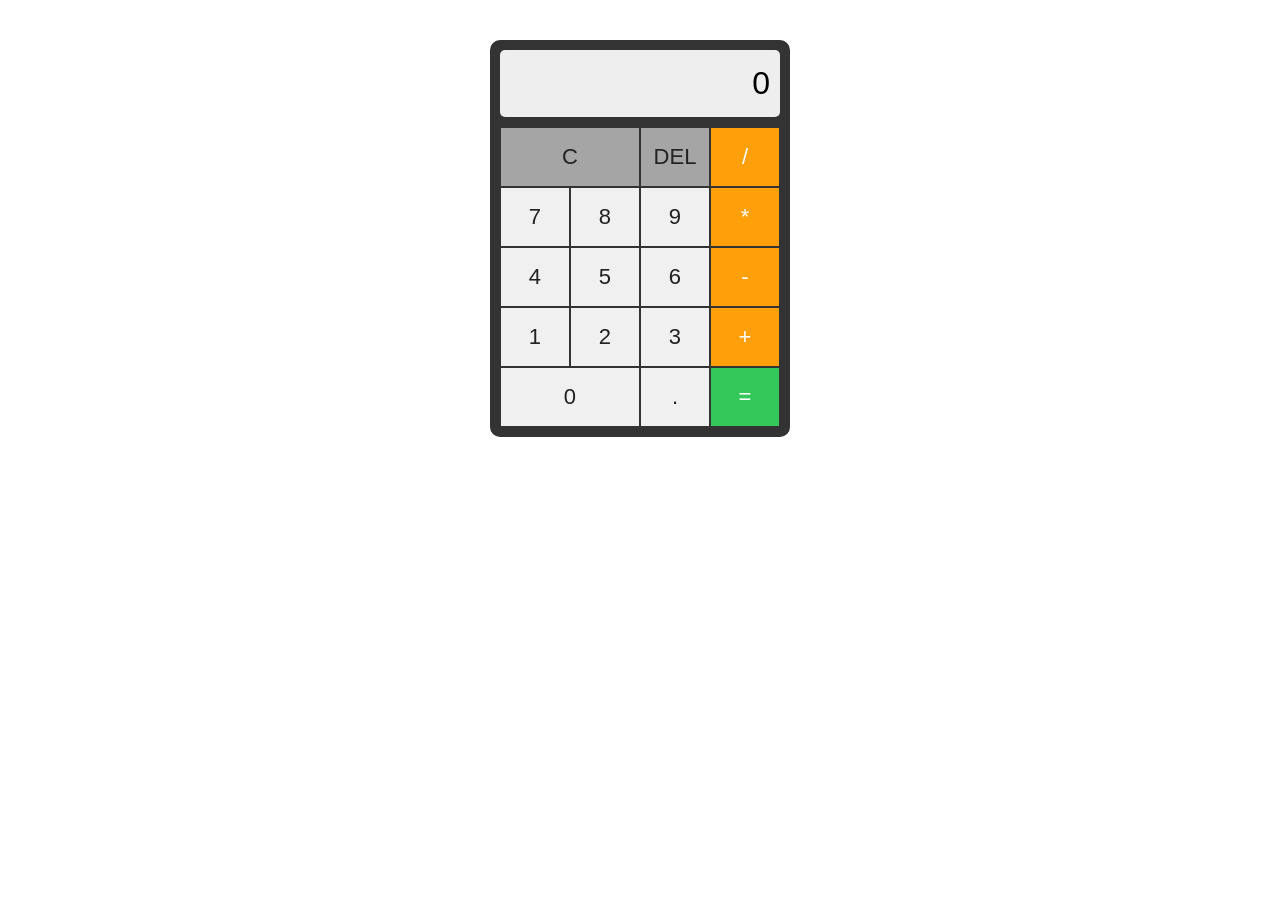
<file: index.html>
<!DOCTYPE html>
<html lang="en">
<head>
    <meta charset="UTF-8">
    <meta name="viewport" content="width=device-width, initial-scale=1.0">
    <title>Calculator</title>
    <link rel="stylesheet" href="styles.css">
</head>
<body>
    <div class="calculator">
        <div class="display" id="display">0</div>
            <div class="buttons">
                <div class ="left">
                    <button id="clear" class="wide">C</button>
                    <button id="backspace">DEL</button>
                
                    <button class="digit">7</button>
                    <button class="digit">8</button>
                    <button class="digit">9</button>
                
                    <button class="digit">4</button>
                    <button class="digit">5</button>
                    <button class="digit">6</button>
                
                    <button class="digit">1</button>
                    <button class="digit">2</button>
                    <button class="digit">3</button>

                    <button class="digit wide">0</button>
                    <button class="decimal">.</button>
                </div>
            
            <div class="right">
                <button class="operator">/</button>
                <button class="operator">*</button>
                <button class="operator">-</button>
                <button class="operator">+</button>                
                <button id="equals">=</button>
            </div>
        </div>
    </div>
    <script src="script.js"></script>
</body>
</html>
</file>
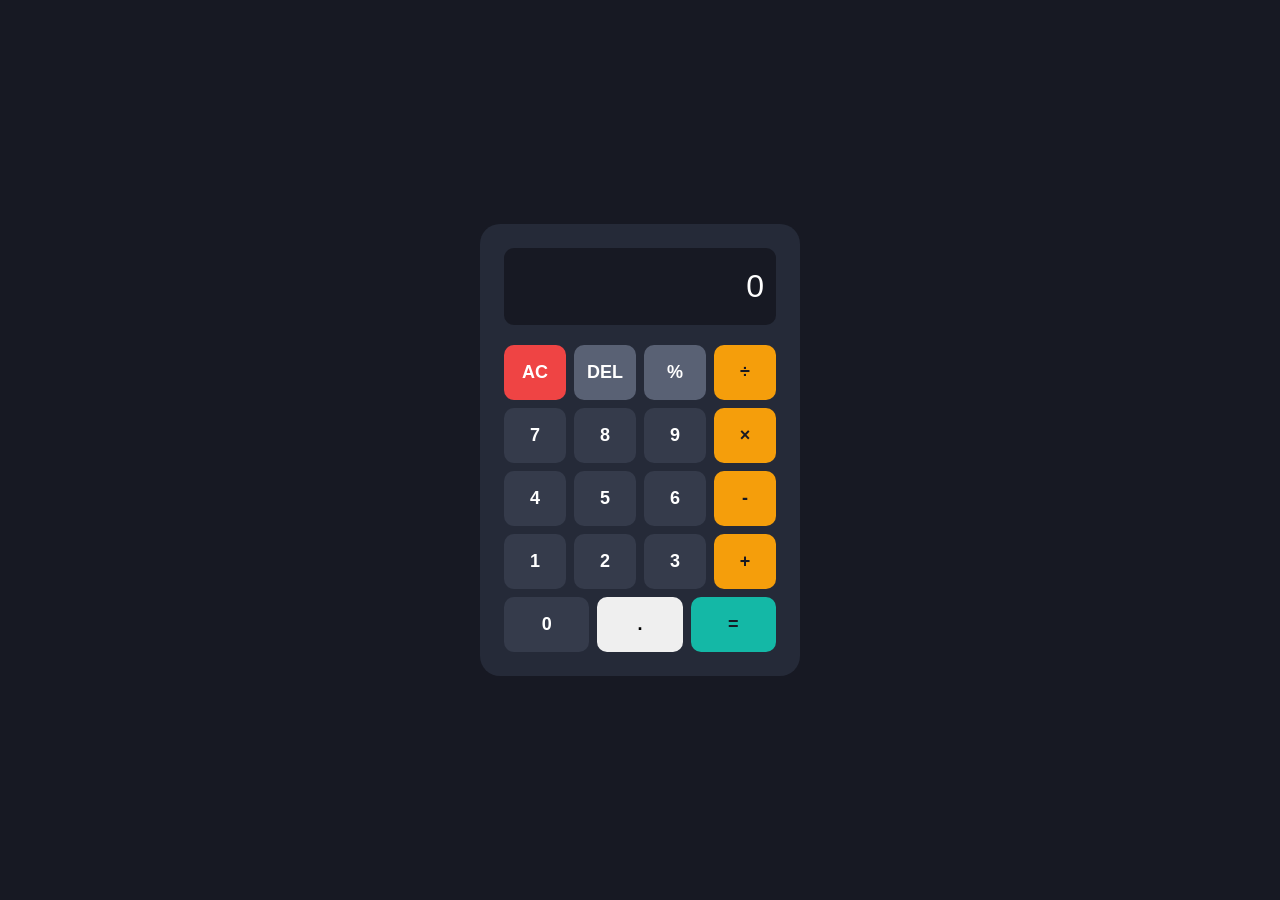
<file: v2_calculator/index.html>
<!DOCTYPE html>
<html lang="en">
<head>
    <meta charset="UTF-8">
    <meta name="viewport" content="width=device-width, initial-scale=1.0">
    <title>Calculator v2</title>
    <link rel="stylesheet" href="styles.css">
    <script src="script.js" defer></script>
</head>
<body>
    
    <div class="calculator">
        <div class="display">0</div>
        <div class="buttons"></div>
    </div>
    
</body>
</html>
</file>
<file: styles.css>
body {
    display: flex;
    justify-content: center;
    margin-top: 40px;
    font-family: sans-serif;
}

.calculator {
    width: 280px;
    background-color: #333;
    padding: 10px;
    border-radius: 10px;
}

.display {
    background-color: #eee;
    font-size: 32px;
    text-align: right;
    padding: 15px 10px;
    margin-bottom: 10px;
    border-radius: 5px;
    overflow: hidden;
}

.buttons {
    display: flex;
}

.left {
    display: flex;
    flex-wrap: wrap;
    width: 75%;
}

.right {
    display: flex;
    flex-direction: column;
    width: 25%;
}

.buttons button {
    box-sizing: border-box;
    height: 60px;
    font-size: 22px;
    border: 1px solid #333;
    cursor: pointer;
}

.left button {
    width: 33.333%;
}

.left .wide {
    width: 66.666%;
}

.right button {
    width: 100%;
}

.digit, .decimal {
    background-color: #f0f0f0;
    color: #222;
}

.operator {
    background-color: #ff9f0a;
    color: white;
}

#equals {
    background-color: #34c759;
    color: white;
}

#clear, #backspace {
    background-color: #a5a5a5;
    color: #222;
}
</file>
<file: v2_calculator/styles.css>
* {
    box-sizing: border-box;
}

body {
    margin:0;
    min-height: 100vh;
    background-color: #171923;
    display: flex;
    justify-content: center;
    align-items: center;
    font-family: Arial, sans-serif;
}

.calculator {
    width: 320px;
    padding: 24px;
    background-color: #252a38;
    border-radius: 20px;
}

.display {
    width: 100%;
    min-height: 75px;
    padding: 20px 12px;
    margin-bottom: 20px;

    background-color: #171923;
    color: #fff;

    font-size: 32px;
    text-align: right;

    border-radius: 10px;

}

.buttons {
    display: flex;
    flex-wrap: wrap;
    gap: 8px;
}

.buttons button {
    flex: 1 1 20%;
    height: 55px;
    border: none;
    border-radius: 10px;
    font-size: 18px;
    font-weight: bold;
    cursor: pointer;
}

button[data-type="number"],
button[date-type="decimal"] {
    background-color: #353b4b;
    color: white;
}

button[data-type="operator"] {
    background-color: #f59e0b;
    color: #171923;
}

button[data-type="equal"] {
    background-color: #14b8a6;
    color: #171923
}

button[data-type="clear"] {
    background-color: #ef4444;
    color: white;
}

button[data-type="delete"], 
button[data-type="percent"] {
    background-color: #596174;
    color: white;
}

.buttons button:hover {
    filter: brightness(1.2);
}
</file>
